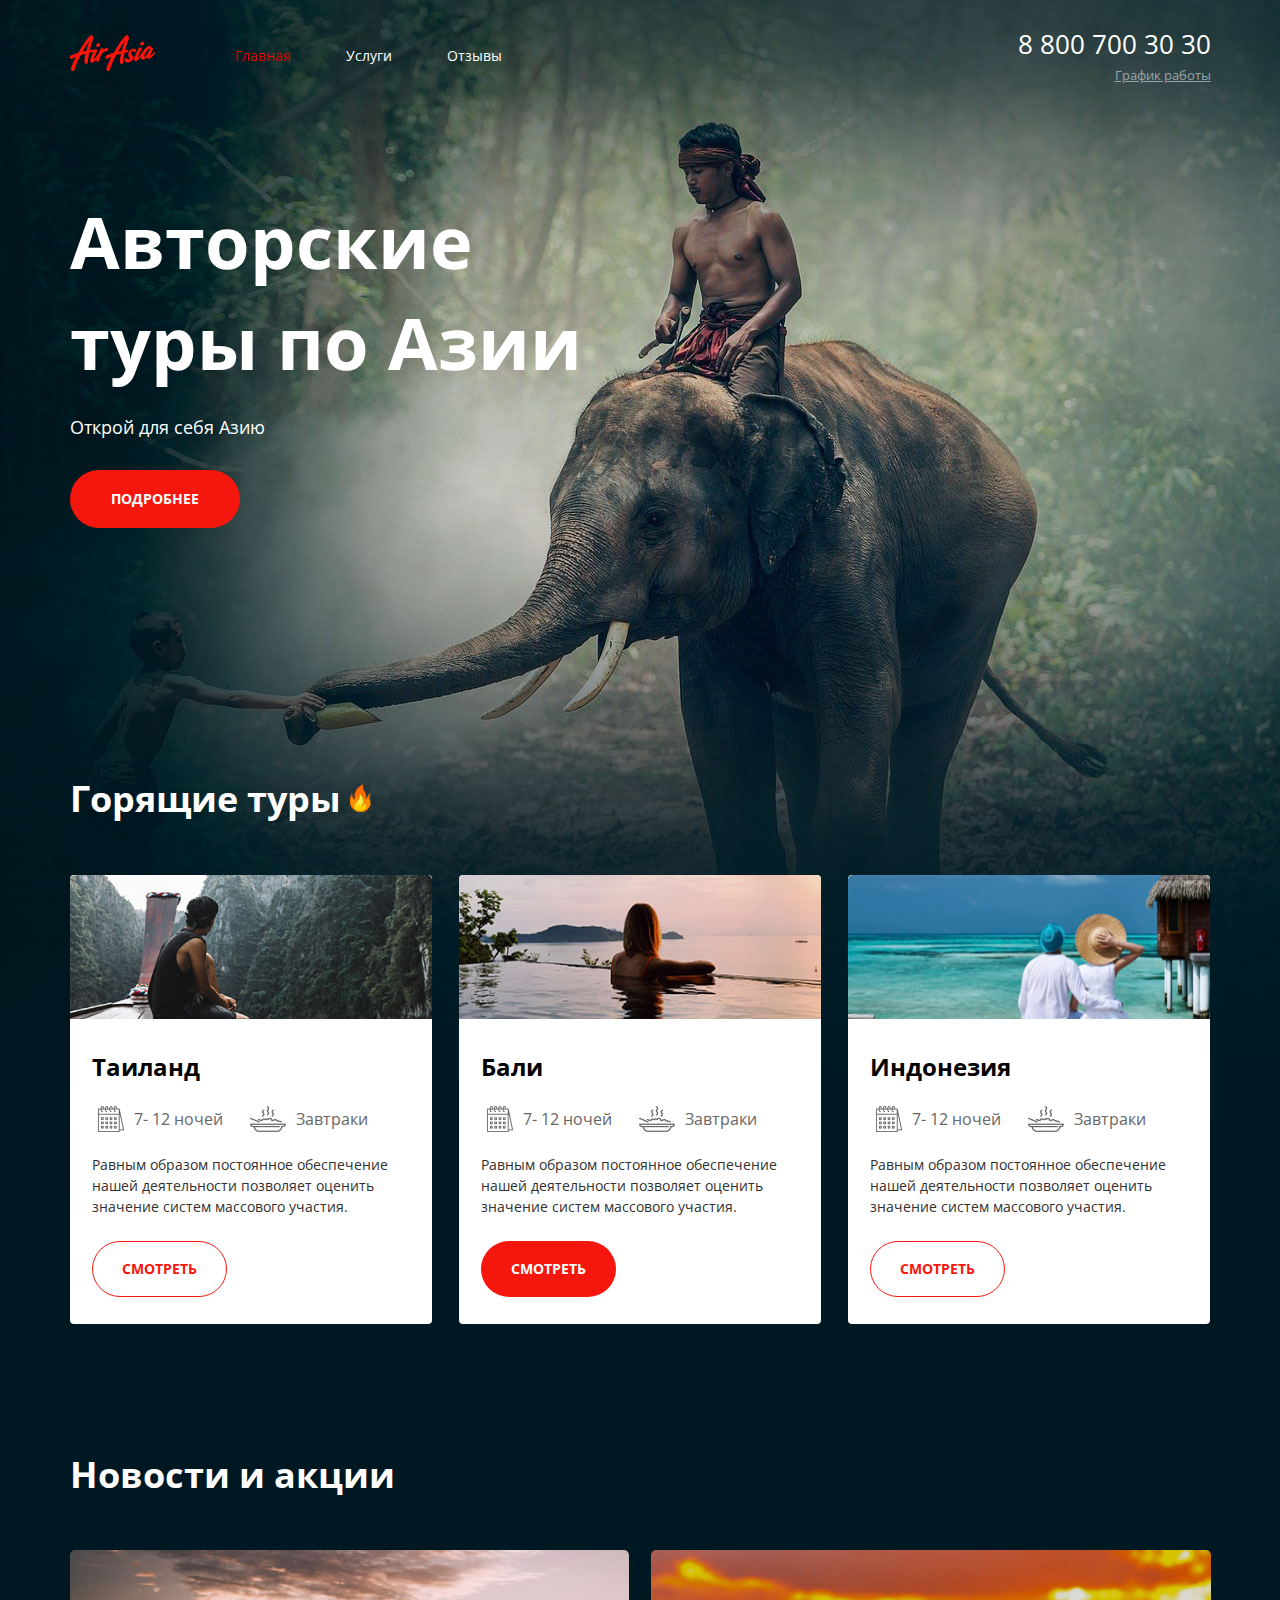
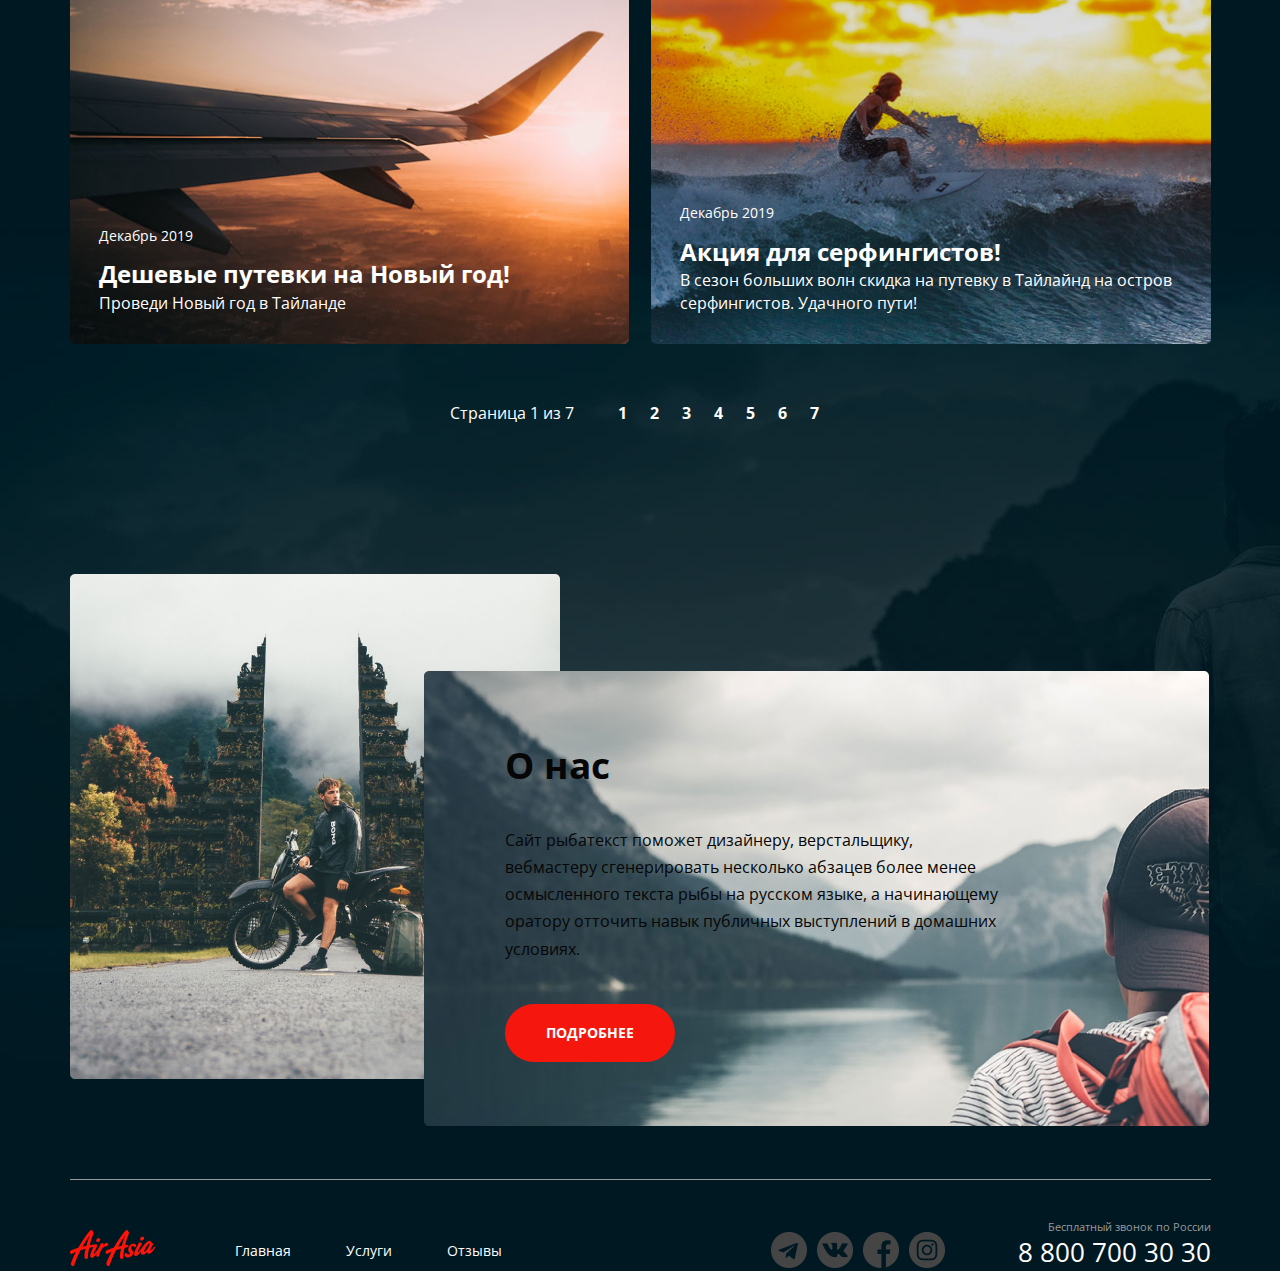
<file: index.html>
<!DOCTYPE html>
<html lang="ru">

<head>
    <meta charset="UTF-8">
    <meta name="viewport" content="width=1200, initial-scale=1.0">
    <link rel="preconnect" href="https://fonts.googleapis.com">
    <link rel="preconnect" href="https://fonts.gstatic.com" crossorigin>
    <link href="https://fonts.googleapis.com/css2?family=Open+Sans:wght@400;700&display=swap" rel="stylesheet">
    <link rel="stylesheet" href="./css/style.css">
    <title>Air Asia</title>
</head>

<body>
    <div class="wrapper main-page-wrapper">
        <div class="wrapper__content">
            <section class="hero">
                <div class="container hero__container">
                    <header class="header">
                        <div class="header__column">
                            <div class="logo">
                                <a href="index.html" class="logo__link">
                                    <img src="./img/logo.png" alt="air asia logo" class="logo__img">
                                </a>
                            </div>
                            <nav class="menu">
                                <ul class="menu__list">
                                    <li class="menu__item">
                                        <a href="./index.html" class="menu__link menu__link--active">Главная</a>
                                    </li>
                                    <li class="menu__item">
                                        <a href="./services.html" class="menu__link">Услуги</a>
                                    </li>
                                    <li class="menu__item">
                                        <a href="./reviews.html" class="menu__link">Отзывы</a>
                                    </li>
                                </ul>
                            </nav>
                        </div>
                        <div class="header__column header__column--align--right">
                            <address class="contacts">
                                <a href="tel:+78007003030" class="contacts__phone">8 800 700 30 30</a>
                                <div class="contacts__dropdown">
                                    <a href="#" class="contacts__dropdown-title">График работы</a>
                                    <div class="contacts__dropdown-menu">
                                        <ul class="contacts__dropdown-list">
                                            <li class="contacts__dropdown-item"><b>пн-вс: 09:00 - 20:00</b> </li>
                                            <li class="contacts__dropdown-item">Обед: 14:00-14:30</li>
                                        </ul>
                                    </div>
                                </div>
                            </address>
                        </div>
                    </header>
                    <div class="hero__content">
                        <div class="hero__text-section">
                            <h1 class="hero__title">Авторские туры по Азии</h1>
                            <h4 class="hero__subtitle">Открой для себя Азию</h4>
                            <a href="./services.html" class="btn">Подробнее</a>
                        </div>
                    </div>
                </div>
            </section>
            <section class="preview">
                <div class="container">
                    <section class="hot-tours">
                        <div class="hot-tours__header">
                            <h2 class="hot-tours__title">
                                Горящие туры
                                <img src="./img/flame.png" alt="flame" class="hot-tours__flame">
                            </h2>
                        </div>
                        <ul class="hot-tours__list">
                            <li class="hot-tours__item">
                                <div class="hot-tours__icon">
                                    <img src="./img/river.png" alt="river" class="hot-tours__img">
                                </div>
                                <div class="hot-tours__content">
                                    <h2 class="hot-tours__subtitle">Таиланд</h2>
                                    <div class="hot-tours__options">
                                        <div class="hot-tours__options-block">
                                            <img src="./img/calendar.png" alt="calendar" class="hot-tours__image">
                                            <span class="hot-tours__option-title">7- 12 ночей</span>
                                        </div>
                                        <div class="hot-tours__options-block">
                                            <img src="./img/meal.png" alt="meal" class="hot-tours__image">
                                            <span class="hot-tours__option-title">Завтраки</span>
                                        </div>
                                    </div>
                                    <p>
                                        Равным образом постоянное обеспечение нашей деятельности позволяет оценить
                                        значение
                                        систем массового участия.
                                    </p>
                                    <div class="hot-tours__button">
                                        <a href="#" class="btn__short btn--border">Смотреть</a>
                                    </div>
                                </div>
                            </li>
                            <li class="hot-tours__item">
                                <div class="hot-tours__icon">
                                    <img src="./img/pool.png" alt="pool" class="hot-tours__img">
                                </div>
                                <div class="hot-tours__content">
                                    <h2 class="hot-tours__subtitle">Бали</h2>
                                    <div class="hot-tours__options">
                                        <div class="hot-tours__options-block">
                                            <img src="./img/calendar.png" alt="calendar" class="hot-tours__image">
                                            <span class="hot-tours__option-title">7- 12 ночей</span>
                                        </div>
                                        <div class="hot-tours__options-block">
                                            <img src="./img/meal.png" alt="meal" class="hot-tours__image">
                                            <span class="hot-tours__option-title">Завтраки</span>
                                        </div>
                                    </div>
                                    <p>
                                        Равным образом постоянное обеспечение нашей деятельности позволяет оценить
                                        значение
                                        систем массового участия.
                                    </p>
                                    <div class="hot-tours__button">
                                        <a href="#" class="btn__short">Смотреть</a>
                                    </div>
                                </div>
                            </li>
                            <li class="hot-tours__item">
                                <div class="hot-tours__icon">
                                    <img src="./img/ocean.png" alt="ocean" class="hot-tours__img">
                                </div>
                                <div class="hot-tours__content">
                                    <h2 class="hot-tours__subtitle">Индонезия</h2>
                                    <div class="hot-tours__options">
                                        <div class="hot-tours__options-block">
                                            <img src="./img/calendar.png" alt="calendar" class="hot-tours__image">
                                            <span class="hot-tours__option-title">7- 12 ночей</span>
                                        </div>
                                        <div class="hot-tours__options-block">
                                            <img src="./img/meal.png" alt="meal" class="hot-tours__image">
                                            <span class="hot-tours__option-title">Завтраки</span>
                                        </div>
                                    </div>
                                    <p>
                                        Равным образом постоянное обеспечение нашей деятельности позволяет оценить
                                        значение
                                        систем массового участия.
                                    </p>
                                    <div class="hot-tours__button">
                                        <a href="#" class="btn__short btn--border">Смотреть</a>
                                    </div>
                                </div>
                            </li>
                        </ul>
                    </section>
                </div>
            </section>
            <section class="news">
                <div class="container">
                    <h2 class="news__title">Новости и акции</h2>
                    <ul class="news__list">
                        <li class="news__item single-news">
                            <img src="./img/plain.png" alt="plain" class="single-news__bg">
                            <div class="single-news__content">
                                <time class="single-news__date">
                                    <span class="single-news__date-month">Декабрь</span> <span
                                        class="single-news__date-year">2019</span>
                                </time>
                                <div class="single-news__subtitle">
                                    Дешевые путевки на Новый год!
                                </div>
                                <p>
                                    Проведи Новый год в Тайланде
                                </p>
                            </div>
                        </li>
                        <li class="news__item single-news">
                            <img src="./img/surfer.png" alt="surfer" class="single-news__bg">
                            <div class="single-news__content">
                                <time class="single-news__date">
                                    <span class="single-news__date-month">Декабрь</span>
                                    <span class="single-newss__date-year">2019</span>
                                </time>
                                <div class="single-news__subtitle">
                                    Акция для серфингистов!
                                </div>
                                <p>
                                    В сезон больших волн скидка на путевку в Тайлайнд на остров серфингистов. Удачного
                                    пути!
                                </p>
                            </div>
                        </li>
                    </ul>
                    <div class="paginator">
                        <div class="paginator__display">
                            Страница 1 из 7
                        </div>
                        <ul class="paginator__list">
                            <li class="paginator__item">
                                <a href="#" class="paginator__link">1</a>
                            </li>
                            <li class="paginator__item">
                                <a href="#" class="paginator__link">2</a>
                            </li>
                            <li class="paginator__item">
                                <a href="#" class="paginator__link">3</a>
                            </li>
                            <li class="paginator__item">
                                <a href="#" class="paginator__link">4</a>
                            </li>
                            <li class="paginator__item">
                                <a href="#" class="paginator__link">5</a>
                            </li>
                            <li class="paginator__item">
                                <a href="#" class="paginator__link">6</a>
                            </li>
                            <li class="paginator__item">
                                <a href="#" class="paginator__link">7</a>
                            </li>
                        </ul>
                    </div>
                </div>
            </section>
            <section class="section">
                <div class="container">
                    <div class="about">
                        <div class="about__content">
                            <h2 class="about__title">О нас</h2>
                            <p>Сайт рыбатекст поможет дизайнеру, верстальщику, вебмастеру
                                сгенерировать
                                несколько абзацев более менее осмысленного текста рыбы на русском языке, а начинающему
                                оратору отточить навык
                                публичных выступлений в домашних условиях.
                            </p>
                            <a href="#" class="btn">Подробнее</a>
                        </div>
                    </div>
                </div>
            </section>
        </div>
        <footer class="footer-container">
            <div class="container footer-container__content">
                <div class="footer footer-container__section">
                    <div class="footer__column">
                        <div class="logo">
                            <a href="./index.html" class="logo__link">
                                <img src="./img/logo.png" alt="air asia logo" class="logo__img">
                            </a>
                        </div>
                        <nav class="menu">
                            <ul class="menu__list">
                                <li class="menu__item">
                                    <a href="./index.html" class="menu__link">Главная</a>
                                </li>
                                <li class="menu__item">
                                    <a href="./services.html" class="menu__link">Услуги</a>
                                </li>
                                <li class="menu__item">
                                    <a href="./reviews.html" class="menu__link">Отзывы</a>
                                </li>
                            </ul>
                        </nav>
                    </div>
                    <div class="footer__column footer__column--align--right">
                        <div class="socials">
                            <ul class="socials__list">
                                <li class="socials__item socials__item--icon--telegram">
                                    <a href="#" class="socials__link">
                                    </a>
                                </li>
                                <li class="socials__item socials__item--icon--vk">
                                    <a href="#" class="socials__link">
                                    </a>
                                </li>
                                <li class="socials__item socials__item--icon--facebook">
                                    <a href="#" class="socials__link">
                                    </a>
                                </li>
                                <li class="socials__item socials__item--icon--instagram">
                                    <a href="#" class="socials__link">
                                    </a>
                                </li>
                            </ul>
                        </div>
                        <address class="contacts">
                            <div class="contasts__free-call">Бесплатный звонок по России</div>
                            <a href="tel:+78007003030" class="contacts__phone">8 800 700 30 30</a>
                        </address>
                    </div>
                </div>
            </div>
        </footer>
    </div>
</body>

</html>
</file>
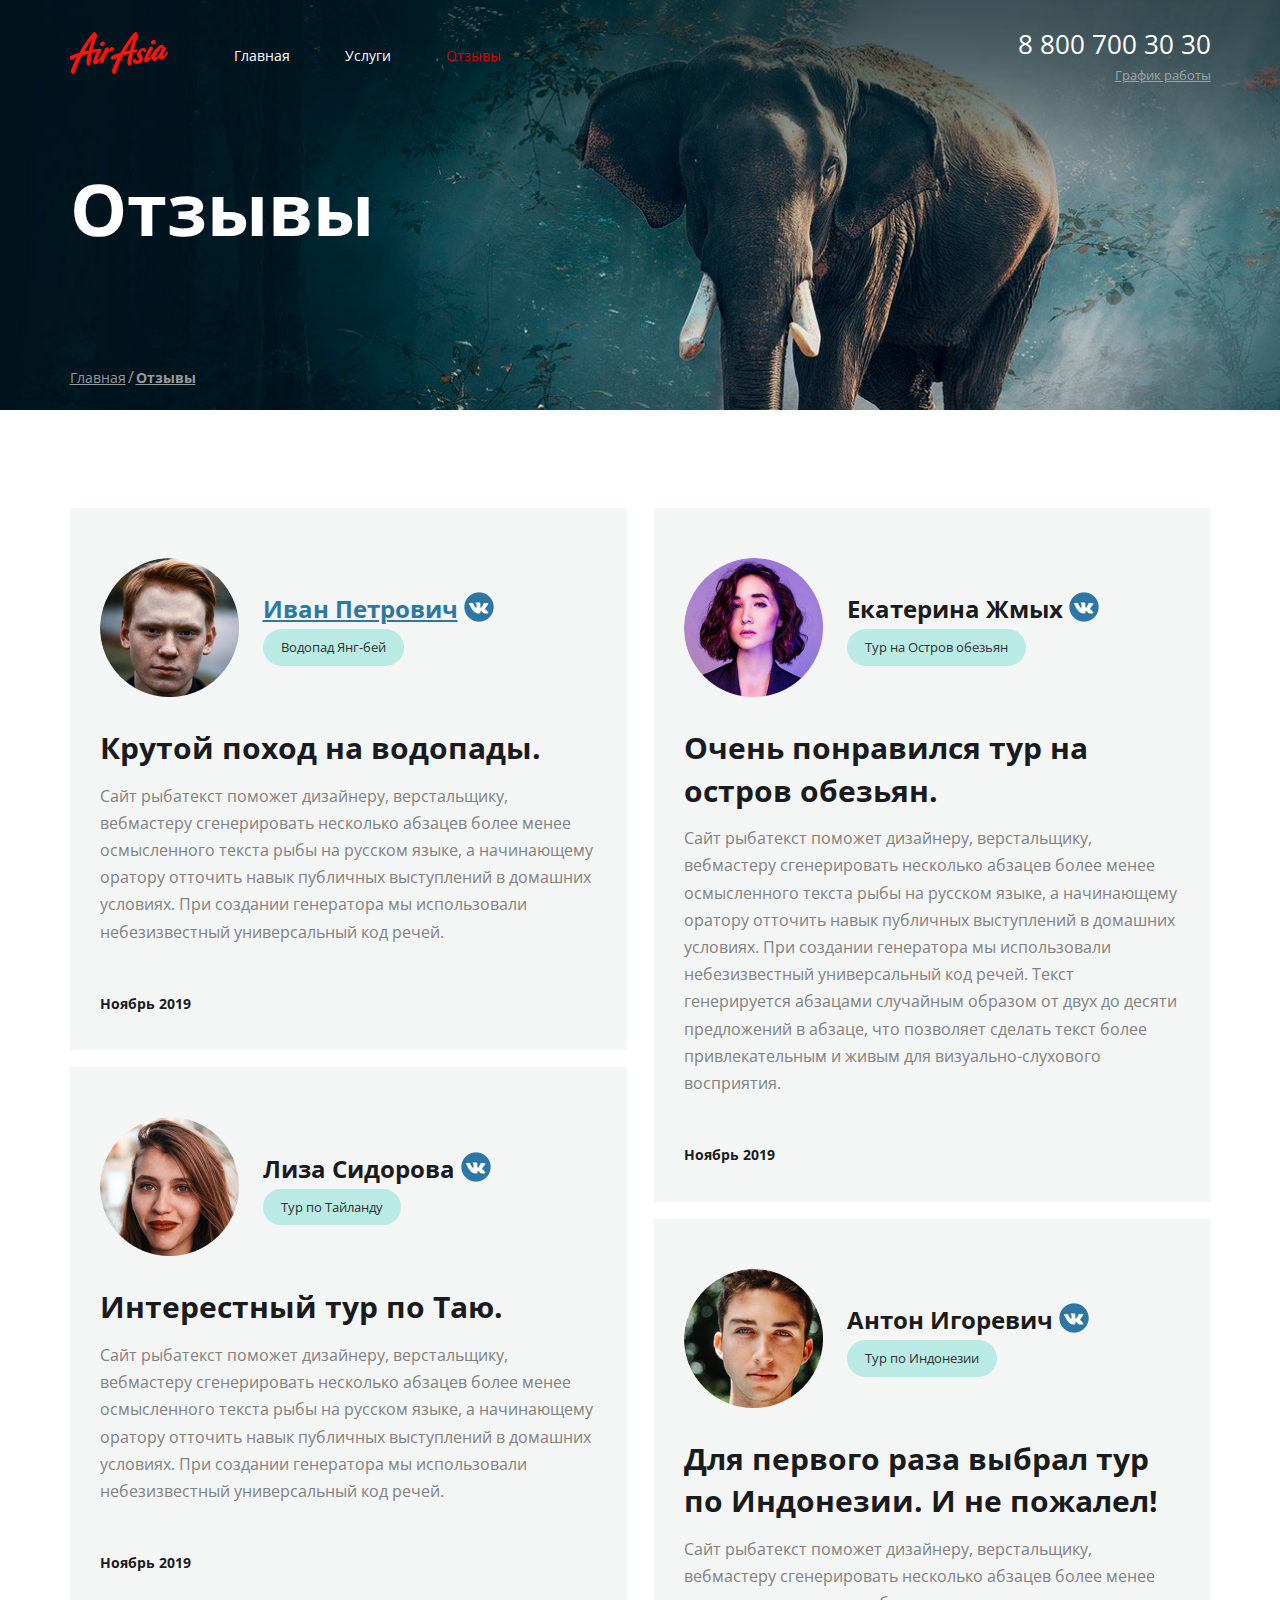
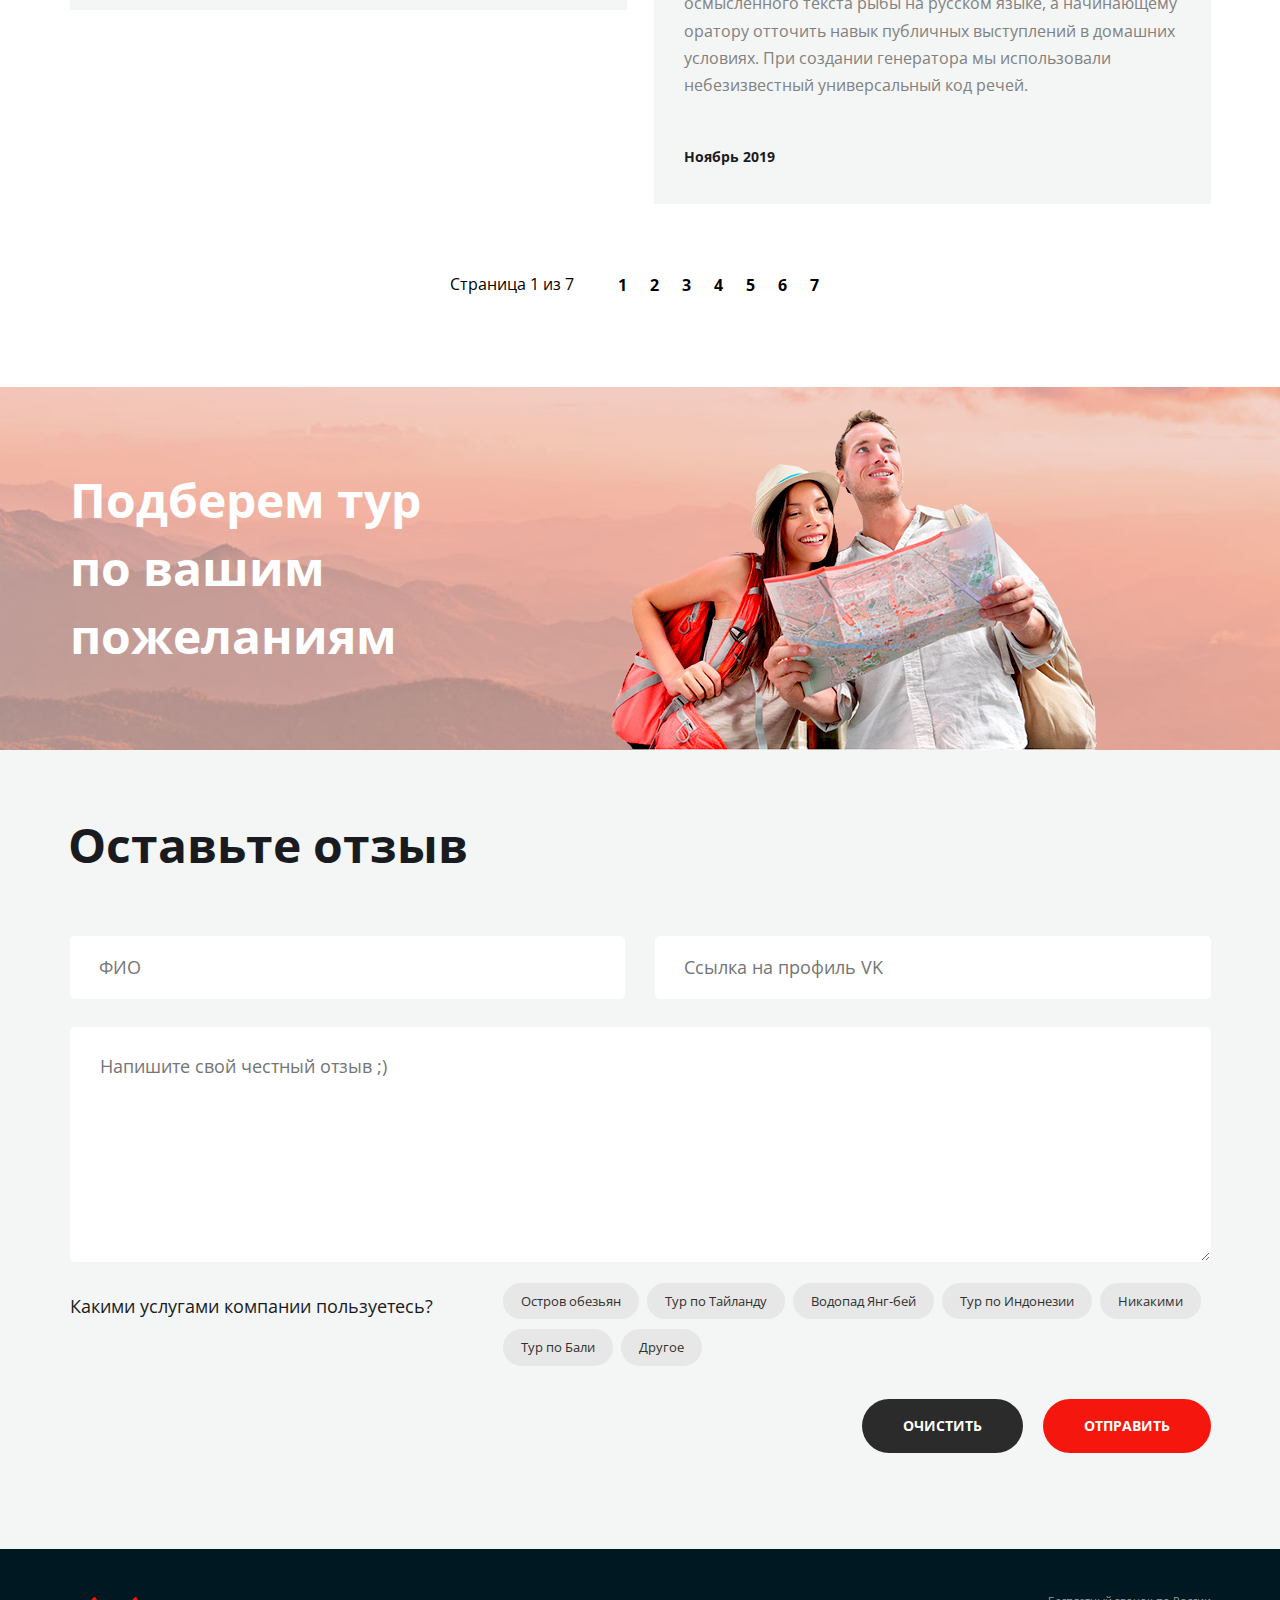
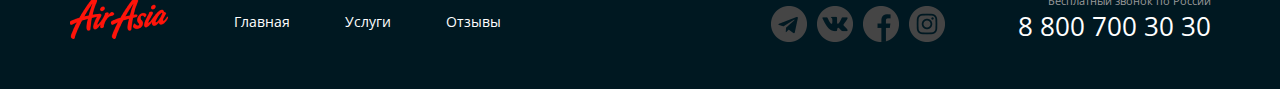
<file: reviews.html>
<!DOCTYPE html>
<html lang="ru">

<head>
    <meta charset="UTF-8">
    <meta name="viewport" content="width=1200, initial-scale=1.0">
    <link rel="preconnect" href="https://fonts.googleapis.com">
    <link rel="preconnect" href="https://fonts.gstatic.com" crossorigin>
    <link href="https://fonts.googleapis.com/css2?family=Open+Sans:wght@400;700&display=swap" rel="stylesheet">
    <link rel="stylesheet" href="./css/style.css">
    <title>Отзывы Air Asia</title>
</head>

<body>
    <div class="wrapper wrapper-services">
        <section class="top-line">
            <div class="container top-line--container">
                <header class="header">
                    <div class="header__column">
                        <div class="logo logo--margin">
                            <a href="./index.html" class="logo__link">
                                <img src="./img/logo_services.png" alt="air asia logo" class="logo__img">
                            </a>
                        </div>
                        <nav class="menu">
                            <ul class="menu__list">
                                <li class="menu__item">
                                    <a href="./index.html" class="menu__link">Главная</a>
                                </li>
                                <li class="menu__item">
                                    <a href="./services.html" class="menu__link">Услуги</a>
                                </li>
                                <li class="menu__item">
                                    <a href="./reviews.html" class="menu__link menu__link--active">Отзывы</a>
                                </li>
                            </ul>
                        </nav>
                    </div>
                    <div class="header__column header__column--align--right">
                        <address class="contacts">
                            <a href="tel:+78007003030" class="contacts__phone">8 800 700 30 30</a>
                            <div class="contacts__dropdown">
                                <a href="#" class="contacts__dropdown-title">График работы</a>
                                <div class="contacts__dropdown-menu">
                                    <ul class="contacts__dropdown-list">
                                        <li class="contacts__dropdown-item"><b>пн-вс: 09:00 - 20:00</b> </li>
                                        <li class="contacts__dropdown-item">Обед: 14:00-14:30</li>
                                    </ul>
                                </div>
                            </div>
                        </address>
                    </div>
                </header>
                <h1 class="page-title page-title--review">Отзывы</h1>
                <nav class="breadcrumbs">
                    <ul class="breadcrumbs__list">
                        <li class="breadcrumbs__item">
                            <a href="./index.html" class="breadcrumbs__link">Главная</a>
                        </li>
                        <li class="breadcrumbs__item breadcrumbs__item--active">
                            <a href="./reviews.html" class="breadcrumbs__link">Отзывы</a>
                        </li>
                    </ul>
                </nav>
            </div>
        </section>
        <main class="page-content">
            <div class="container">
                <ul class="reviews">
                    <li class="reviews__item review">
                        <div class="review__header">
                            <div class="review__photo">
                                <div class="avatar">
                                    <img src="./img/avatar_1.png" class="avatar__img" alt="avatar_ivan">
                                </div>
                            </div>
                            <div class="review__userdata">
                                <a href="#" class="review__user">Иван Петрович</a>
                                <ul class="review__tags">
                                    <li class="review__tag-item tag tag--bg--color">Водопад Янг-бей</li>
                                </ul>
                            </div>
                        </div>
                        <div class="review__content">
                            <h3 class="review__title">Крутой поход на водопады.</h3>
                            <div class="review__content-text">
                                <p>Сайт рыбатекст поможет дизайнеру, верстальщику, вебмастеру сгенерировать несколько
                                    абзацев более менее осмысленного текста рыбы на русском языке, а начинающему оратору
                                    отточить навык публичных выступлений в домашних условиях. При создании генератора мы
                                    использовали небезизвестный универсальный код речей.
                                </p>
                            </div>
                            <time class="review__date">Ноябрь 2019</time>
                    </li>
                    <li class="reviews__item review">
                        <div class="review__header">
                            <div class="review__photo">
                                <div class="avatar">
                                    <img src="./img/avatar_3.png" class="avatar__img" alt="avatar_liza">
                                </div>
                            </div>
                            <div class="review__userdata">
                                <a href="#" class="review__user review__user--inactive">Лиза Сидорова</a>
                                <ul class="review__tags">
                                    <li class="review__tag-item tag tag--bg--color">Тур по Тайланду</li>
                                </ul>
                            </div>
                        </div>
                        <div class="review__content">
                            <h3 class="review__title">Интерестный тур по Таю.</h3>
                            <div class="review__content-text">
                                <p>Сайт рыбатекст поможет дизайнеру, верстальщику, вебмастеру сгенерировать несколько
                                    абзацев более менее осмысленного текста рыбы на русском языке, а начинающему оратору
                                    отточить навык публичных выступлений в домашних условиях. При создании генератора мы
                                    использовали небезизвестный универсальный код речей.
                                </p>
                            </div>
                            <time class="review__date">Ноябрь 2019</time>
                    </li>
                    <li class="reviews__item review">
                        <div class="review__header">
                            <div class="review__photo">
                                <div class="avatar">
                                    <img src="./img/avatar_2.png" class="avatar__img" alt="avatar_ekaterina">
                                </div>
                            </div>
                            <div class="review__userdata">
                                <a href="#" class="review__user review__user--inactive">Екатерина Жмых</a>
                                <ul class="review__tags">
                                    <li class="review__tag-item tag tag--bg--color">Тур на Остров обезьян</li>
                                </ul>
                            </div>
                        </div>
                        <div class="review__content">
                            <h3 class="review__title">Очень понравился тур на остров обезьян.</h3>
                            <div class="review__content-text">
                                <p>Сайт рыбатекст поможет дизайнеру, верстальщику, вебмастеру сгенерировать несколько
                                    абзацев более менее осмысленного текста рыбы на русском языке, а начинающему оратору
                                    отточить навык публичных выступлений в домашних условиях. При создании генератора мы
                                    использовали небезизвестный универсальный код речей. Текст генерируется абзацами
                                    случайным образом от двух до десяти предложений в абзаце, что позволяет сделать
                                    текст более привлекательным и живым для визуально-слухового восприятия.
                                </p>
                            </div>
                            <time class="review__date">Ноябрь 2019</time>
                    </li>
                    <li class="reviews__item review">
                        <div class="review__header">
                            <div class="review__photo">
                                <div class="avatar">
                                    <img src="./img/avatar_4.png" class="avatar__img" alt="avatar_anton">
                                </div>
                            </div>
                            <div class="review__userdata">
                                <a href="#" class="review__user review__user--inactive">Антон Игоревич</a>
                                <ul class="review__tags">
                                    <li class="review__tag-item tag tag--bg--color">Тур по Индонезии</li>
                                </ul>
                            </div>
                        </div>
                        <div class="review__content">
                            <h3 class="review__title">Для первого раза выбрал тур по Индонезии. И не пожалел!</h3>
                            <div class="review__content-text">
                                <p>Сайт рыбатекст поможет дизайнеру, верстальщику, вебмастеру сгенерировать несколько
                                    абзацев более менее осмысленного текста рыбы на русском языке, а начинающему оратору
                                    отточить навык публичных выступлений в домашних условиях. При создании генератора мы
                                    использовали небезизвестный универсальный код речей.
                                </p>
                            </div>
                            <time class="review__date">Ноябрь 2019</time>
                    </li>
                </ul>
                <div class="paginator paginator--theme--black paginator--margin">
                    <div class="paginator__display">
                        Страница 1 из 7
                    </div>
                    <ul class="paginator__list">
                        <li class="paginator__item">
                            <a href="#" class="paginator__link">1</a>
                        </li>
                        <li class="paginator__item">
                            <a href="#" class="paginator__link">2</a>
                        </li>
                        <li class="paginator__item">
                            <a href="#" class="paginator__link">3</a>
                        </li>
                        <li class="paginator__item">
                            <a href="#" class="paginator__link">4</a>
                        </li>
                        <li class="paginator__item">
                            <a href="#" class="paginator__link">5</a>
                        </li>
                        <li class="paginator__item">
                            <a href="#" class="paginator__link">6</a>
                        </li>
                        <li class="paginator__item">
                            <a href="#" class="paginator__link">7</a>
                        </li>
                    </ul>
                </div>
            </div>
        </main>
        <section class="seperator">
            <div class="container">
                <div class="separator__content">
                    <h2 class="separator__title">Подберем тур <br>по вашим пожеланиям</h2>
                </div>
            </div>
        </section>
        <section class="inner-section inner-section--bg--grey">
            <div class="container">
                <h2 class="inner-section__title inner-section__title--margin">Оставьте отзыв</h2>
                <form class="form">
                    <div class="form__row">
                        <input type="text" placeholder="ФИО" class="form__input">
                        <input type="text" placeholder="Ссылка на профиль VK" class="form__input">
                    </div>
                    <div class="form__row">
                        <textarea class="form__input form__input--textarea" placeholder="Напишите свой честный отзыв ;)"></textarea>
                    </div>
                    <div class="form__controls">
                        <div class="form__controls-title">Какими услугами компании пользуетесь?</div>
                        <ul class="controls">
                            <li class="controls__item">
                                <label class="controls__elem">
                                    <input type="checkbox" class="controls__checkbox">
                                    <div class="tag controls__tag">Остров обезьян</div>                              
                                </label>
                            </li>
                            <li class="controls__item">
                                <label class="controls__elem">
                                    <input type="checkbox" class="controls__checkbox">
                                    <div class="tag controls__tag">Тур по Тайланду</div>                            
                                </label>
                            </li>
                            <li class="controls__item">
                                <label class="controls__elem">
                                    <input type="checkbox" class="controls__checkbox">
                                    <div class="tag controls__tag">Водопад Янг-бей</div>                             
                                </label>
                            </li>
                            <li class="controls__item">
                                <label class="controls__elem">
                                    <input type="checkbox" class="controls__checkbox">
                                    <div class="tag controls__tag">Тур по Индонезии</div>                               
                                </label>
                            </li>
                            <li class="controls__item">
                                <label class="controls__elem">
                                    <input type="checkbox" class="controls__checkbox">
                                    <div class="tag controls__tag">Никакими</div>                               
                                </label>
                            </li>
                            <li class="controls__item">
                                <label class="controls__elem">
                                    <input type="checkbox" class="controls__checkbox">
                                    <div class="tag controls__tag">Тур по Бали</div>                              
                                </label>
                            </li>
                            <li class="controls__item">
                                <label class="controls__elem">
                                    <input type="checkbox" class="controls__checkbox">
                                    <div class="tag controls__tag">Другое</div>                            
                                </label>
                            </li>
                        </ul>
                    </div>
                    <div class="form__btns">
                        <button type="reset" class="btn form__btn btn--color--black">Очистить</button>
                        <button type="submit" class="btn form__btn">Отправить</button>
                    </div>
                </form>
            </div>
        </section>
        <footer class="inner-footer">
            <div class="container inner-footer__container">
                <div class="footer">
                    <div class="footer__column">
                        <div class="logo logo--margin">
                            <a href="./index.html" class="logo__link">
                                <img src="./img/logo_services.png" alt="air asia logo" class="logo__img">
                            </a>
                        </div>
                        <nav class="menu">
                            <ul class="menu__list">
                                <li class="menu__item">
                                    <a href="./index.html" class="menu__link">Главная</a>
                                </li>
                                <li class="menu__item">
                                    <a href="./services.html" class="menu__link">Услуги</a>
                                </li>
                                <li class="menu__item">
                                    <a href="./reviews.html" class="menu__link">Отзывы</a>
                                </li>
                            </ul>
                        </nav>
                    </div>
                    <div class="footer__column footer__column--align--right">
                        <div class="socials">
                            <ul class="socials__list">
                                <li class="socials__item socials__item--icon--telegram">
                                    <a href="#" class="socials__link">
                                    </a>
                                </li>
                                <li class="socials__item socials__item--icon--vk">
                                    <a href="#" class="socials__link">
                                    </a>
                                </li>
                                <li class="socials__item socials__item--icon--facebook">
                                    <a href="#" class="socials__link">
                                    </a>
                                </li>
                                <li class="socials__item socials__item--icon--instagram">
                                    <a href="#" class="socials__link">
                                    </a>
                                </li>
                            </ul>
                        </div>
                        <address class="contacts">
                            <div class="contasts__free-call">Бесплатный звонок по России</div>
                            <a href="tel:+78007003030" class="contacts__phone">8 800 700 30 30</a>
                        </address>
                    </div>
                </div>
            </div>
        </footer>
    </div>
</body>

</html>
</file>
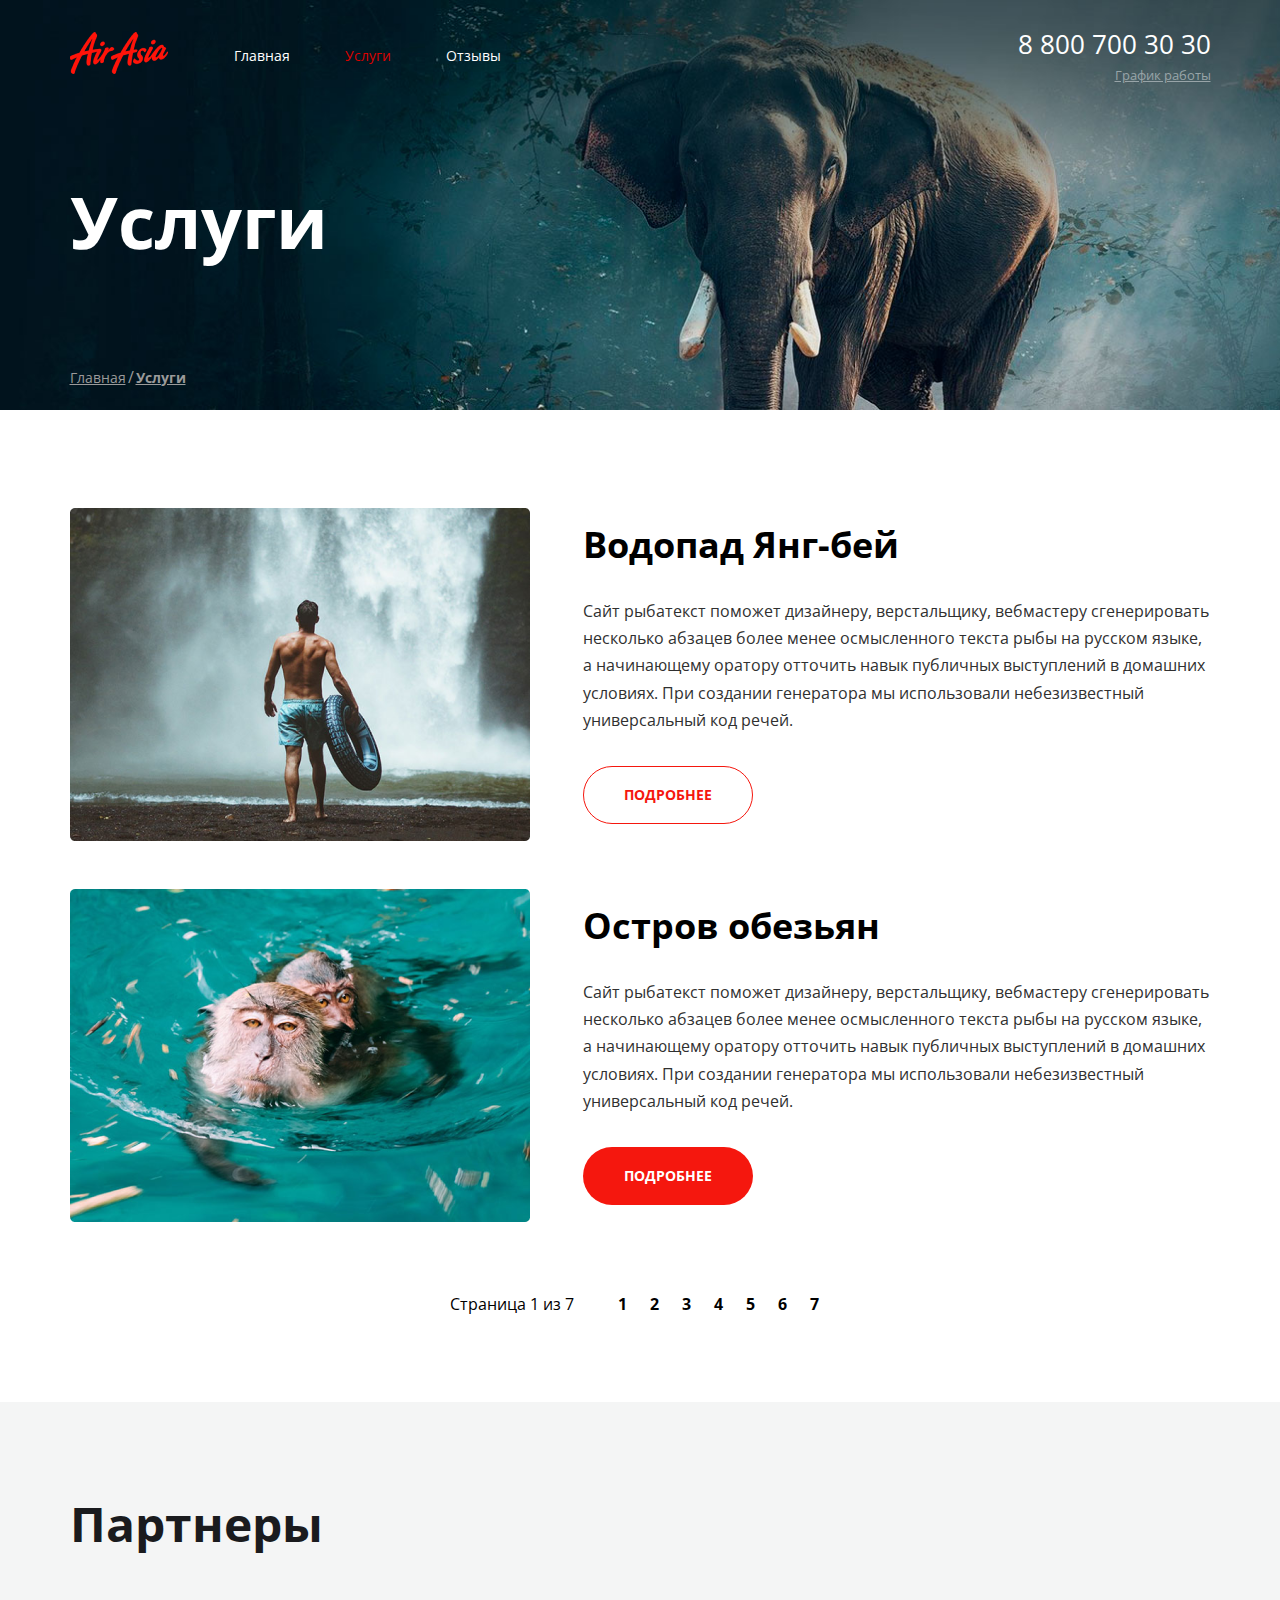
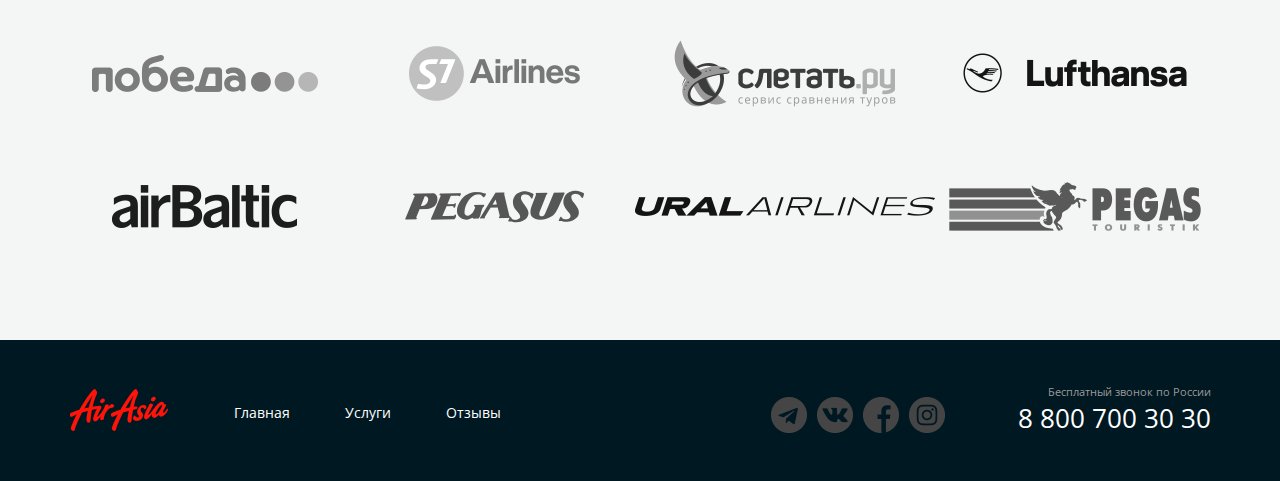
<file: services.html>
<!DOCTYPE html>
<html lang="ru">

<head>
    <meta charset="UTF-8">
    <meta name="viewport" content="width=1200, initial-scale=1.0">
    <link rel="preconnect" href="https://fonts.googleapis.com">
    <link rel="preconnect" href="https://fonts.gstatic.com" crossorigin>
    <link href="https://fonts.googleapis.com/css2?family=Open+Sans:wght@400;700&display=swap" rel="stylesheet">
    <link rel="stylesheet" href="./css/style.css">
    <title>Услуги Air Asia</title>
</head>

<body>
    <div class="wrapper wrapper-services">
        <section class="top-line">
            <div class="container top-line--container">
                <header class="header">
                    <div class="header__column">
                        <div class="logo logo--margin">
                            <a href="./index.html" class="logo__link">
                                <img src="./img/logo_services.png" alt="air asia logo" class="logo__img">
                            </a>
                        </div>
                        <nav class="menu">
                            <ul class="menu__list">
                                <li class="menu__item">
                                    <a href="./index.html" class="menu__link">Главная</a>
                                </li>
                                <li class="menu__item">
                                    <a href="./services.html" class="menu__link menu__link--active">Услуги</a>
                                </li>
                                <li class="menu__item">
                                    <a href="./reviews.html" class="menu__link">Отзывы</a>
                                </li>
                            </ul>
                        </nav>
                    </div>
                    <div class="header__column header__column--align--right">
                        <address class="contacts">
                            <a href="tel:+78007003030" class="contacts__phone">8 800 700 30 30</a>
                            <div class="contacts__dropdown">
                                <a href="#" class="contacts__dropdown-title">График работы</a>
                                <div class="contacts__dropdown-menu">
                                    <ul class="contacts__dropdown-list">
                                        <li class="contacts__dropdown-item"><b>пн-вс: 09:00 - 20:00</b> </li>
                                        <li class="contacts__dropdown-item">Обед: 14:00-14:30</li>
                                    </ul>
                                </div>
                            </div>
                        </address>
                    </div>
                </header>
                <h1 class="page-title">Услуги</h1>
                <nav class="breadcrumbs">
                    <ul class="breadcrumbs__list">
                        <li class="breadcrumbs__item">
                            <a href="./index.html" class="breadcrumbs__link">Главная</a>
                        </li>
                        <li class="breadcrumbs__item breadcrumbs__item--active">
                            <a href="./services.html" class="breadcrumbs__link">Услуги</a>
                        </li>
                    </ul>
                </nav>
            </div>
        </section>
        <main class="page-content">
            <div class="container">
                <ul class="services">
                    <li class="services__item service">
                        <div class="service__img">
                            <img src="./img/waterfall.png" class="service__img-elem" alt="waterfall">
                        </div>
                        <div class="service__content">
                            <h2 class="service__title">
                                Водопад Янг-бей
                            </h2>
                            <div class="service__desc">
                                <p>Сайт рыбатекст поможет дизайнеру, верстальщику, вебмастеру сгенерировать несколько абзацев более менее осмысленного текста рыбы на русском языке, а начинающему оратору отточить навык публичных выступлений в домашних условиях. При создании генератора мы использовали небезизвестный универсальный код речей.</p>
                            </div>
                            <a href="#" class="btn btn--border">Подробнее</a>
                        </div>
                    </li>
                    <li class="services__item service">
                        <div class="service__img">
                            <img src="./img/monkeys.png" class="service__img-elem" alt="monkeys">
                        </div>
                        <div class="service__content">
                            <h2 class="service__title">
                                Остров обезьян
                            </h2>
                            <div class="service__desc">
                                <p>Сайт рыбатекст поможет дизайнеру, верстальщику, вебмастеру сгенерировать несколько абзацев более менее осмысленного текста рыбы на русском языке, а начинающему оратору отточить навык публичных выступлений в домашних условиях. При создании генератора мы использовали небезизвестный универсальный код речей.</p>
                            </div>
                            <a href="#" class="btn">Подробнее</a>
                        </div>
                    </li>
                </ul>
                <div class="paginator paginator--theme--black">
                    <div class="paginator__display">
                        Страница 1 из 7
                    </div>
                    <ul class="paginator__list">
                        <li class="paginator__item">
                            <a href="#" class="paginator__link">1</a>
                        </li>
                        <li class="paginator__item">
                            <a href="#" class="paginator__link">2</a>
                        </li>
                        <li class="paginator__item">
                            <a href="#" class="paginator__link">3</a>
                        </li>
                        <li class="paginator__item">
                            <a href="#" class="paginator__link">4</a>
                        </li>
                        <li class="paginator__item">
                            <a href="#" class="paginator__link">5</a>
                        </li>
                        <li class="paginator__item">
                            <a href="#" class="paginator__link">6</a>
                        </li>
                        <li class="paginator__item">
                            <a href="#" class="paginator__link">7</a>
                        </li>
                    </ul>
                </div>
            </div>
        </main>
        <section class="inner-section inner-section--bg--grey">
            <div class="container">
                <h2 class="inner-section__title">Партнеры</h2>
                <ul class="partners">
                    <li class="partners__item">
                        <a href="#" class="partners__link">
                            <img src="./img/pobeda.png" alt="pobeda logo">
                        </a>
                    </li>
                    <li class="partners__item">
                        <a href="#" class="partners__link">
                            <img src="./img/s7.png" alt="s7 logo">
                        </a>
                    </li>
                    <li class="partners__item">
                        <a href="#" class="partners__link">
                            <img src="./img/lets-fly.png" alt="lets-fly logo">
                        </a>
                    </li>
                    <li class="partners__item">
                        <a href="#" class="partners__link">
                            <img src="./img/lufthansa.png" alt="lufthansa logo">
                        </a>
                    </li>
                    <li class="partners__item">
                        <a href="#" class="partners__link">
                            <img src="./img/airbaltic.png" alt="airbaltic logo">
                        </a>
                    </li>
                    <li class="partners__item">
                        <a href="#" class="partners__link">
                            <img src="./img/pegasus.png" alt="pegasus logo">
                        </a>
                    </li>
                    <li class="partners__item">
                        <a href="#" class="partners__link">
                            <img src="./img/ural.png" alt="ural logo">
                        </a>
                    </li>
                    <li class="partners__item">
                        <a href="#" class="partners__link">
                            <img src="./img/pegas.png" alt="pegas logo">
                        </a>
                    </li>
                </ul>
            </div>
        </section>
        <footer class="inner-footer">
            <div class="container inner-footer__container">
                <div class="footer">
                    <div class="footer__column">
                        <div class="logo logo--margin">
                            <a href="./index.html" class="logo__link">
                                <img src="./img/logo_services.png" alt="air asia logo" class="logo__img">
                            </a>
                        </div>
                        <nav class="menu">
                            <ul class="menu__list">
                                <li class="menu__item">
                                    <a href="./index.html" class="menu__link">Главная</a>
                                </li>
                                <li class="menu__item">
                                    <a href="./services.html" class="menu__link">Услуги</a>
                                </li>
                                <li class="menu__item">
                                    <a href="./reviews.html" class="menu__link">Отзывы</a>
                                </li>
                            </ul>
                        </nav>
                    </div>
                    <div class="footer__column footer__column--align--right">
                        <div class="socials">
                            <ul class="socials__list">
                                <li class="socials__item socials__item--icon--telegram">
                                    <a href="#" class="socials__link">
                                    </a>
                                </li>
                                <li class="socials__item socials__item--icon--vk">
                                    <a href="#" class="socials__link">
                                    </a>
                                </li>
                                <li class="socials__item socials__item--icon--facebook">
                                    <a href="#" class="socials__link">
                                    </a>
                                </li>
                                <li class="socials__item socials__item--icon--instagram">
                                    <a href="#" class="socials__link">
                                    </a>
                                </li>
                            </ul>
                        </div>
                        <address class="contacts">
                            <div class="contasts__free-call">Бесплатный звонок по России</div>
                            <a href="tel:+78007003030" class="contacts__phone">8 800 700 30 30</a>
                        </address>
                    </div>
                </div>
            </div>
        </footer>
    </div>
</body>
</html>
</file>
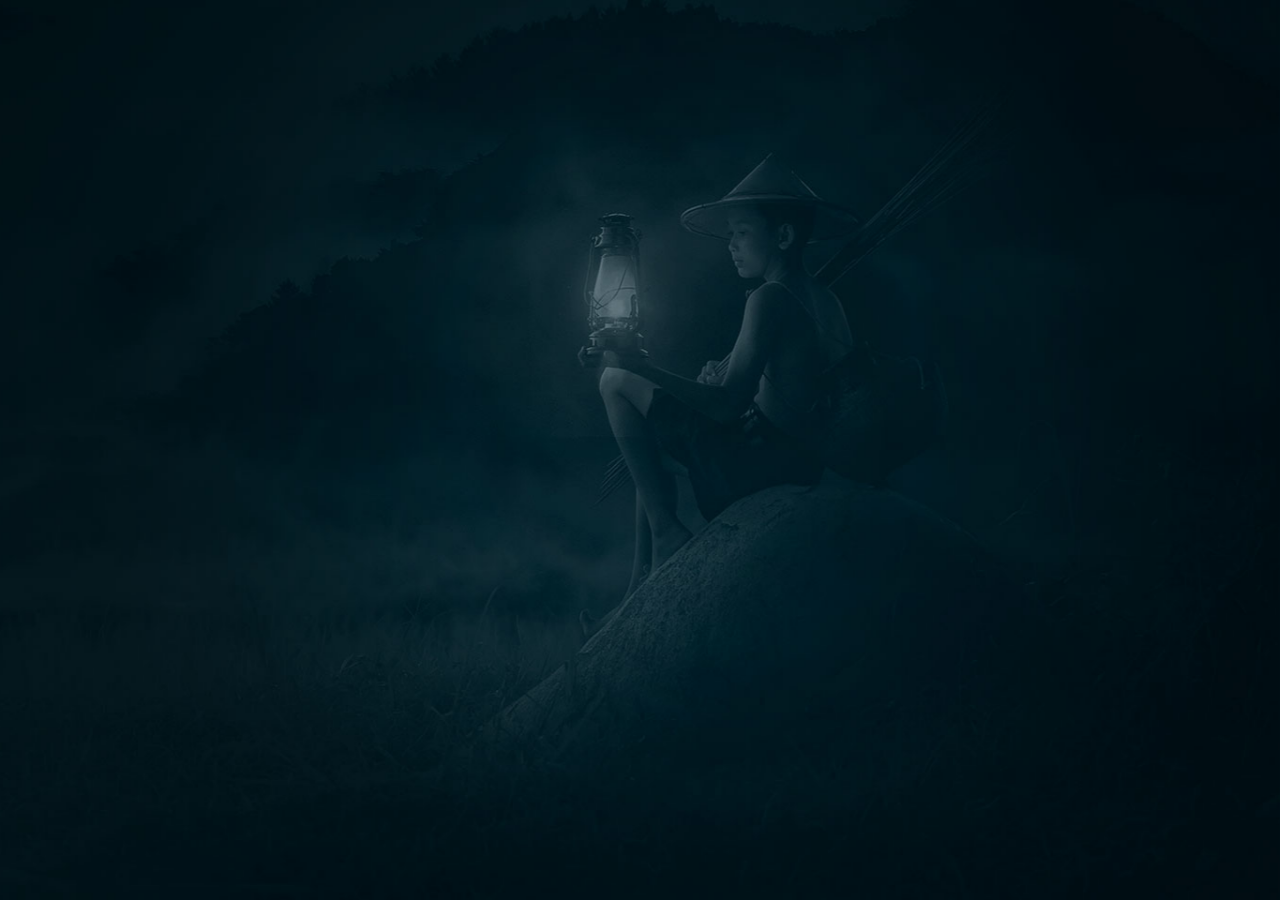
<file: welcome.html>
<!DOCTYPE html>
<html lang="ru">

<head>
    <meta charset="UTF-8">
    <meta name="viewport" content="width=1200, initial-scale=1.0">
    <link rel="preconnect" href="https://fonts.googleapis.com">
    <link rel="preconnect" href="https://fonts.gstatic.com" crossorigin>
    <link href="https://fonts.googleapis.com/css2?family=Open+Sans:wght@400;700&display=swap" rel="stylesheet">
    <link rel="stylesheet" href="./css/style.css">
    <title>Приветственная страница Air Asia</title>
</head>
<body>
    <div class="welcome">
        <div class="welcome__container">
            <div class="central central--asia">
                <img src="./img/central_logo.png" alt="logo" class="central__logo">
                <div class="central__desc">Открой для себя Азию</div>
                <a href="./index.html" class="btn btn--color--orange">Войти</a>
            </div>
        </div>
    </div>
</body>
</html>
</file>
<file: css/style.css>
@import url('./layout/normalize.css');
@import url('./layout/base.css');

@import url('./blocks/welcome.css');
@import url('./blocks/hero.css');
@import url('./blocks/header.css');
@import url('./blocks/logo.css');
@import url('./blocks/menu.css');
@import url('./blocks/contacts.css');
@import url('./blocks/contacts__dropdown.css');
@import url('./blocks/btn.css');
@import url('./blocks/preview.css');
@import url('./blocks/news.css');
@import url('./blocks/paginator.css');
@import url('./blocks/about.css');
@import url('./blocks/footer.css');
@import url('./blocks/socials.css');
@import url('./blocks/services.css');
@import url('./blocks/review.css');
</file>
